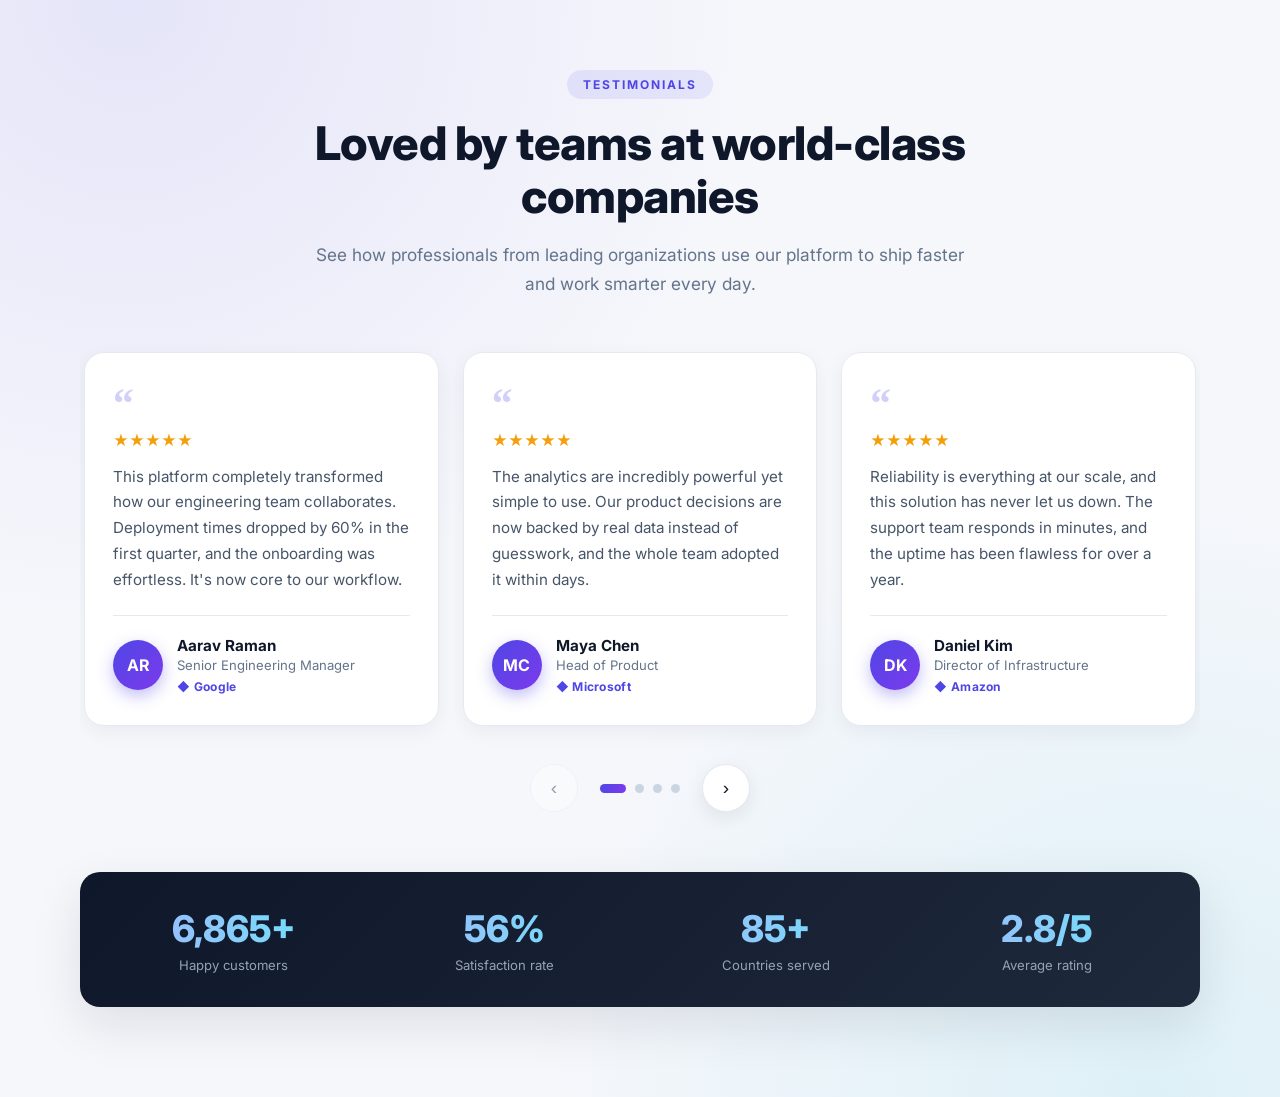
<file: index.html>
<!DOCTYPE html>
<html lang="en">
<head>
  <meta charset="UTF-8" />
  <meta name="viewport" content="width=device-width, initial-scale=1.0" />
  <title>Testimonials — What Our Customers Say</title>
  <meta name="description" content="A responsive, interactive testimonials section with a card-based carousel built with HTML, CSS, and JavaScript." />
  <link rel="preconnect" href="https://fonts.googleapis.com" />
  <link rel="preconnect" href="https://fonts.gstatic.com" crossorigin />
  <link href="https://fonts.googleapis.com/css2?family=Inter:wght@400;500;600;700;800&display=swap" rel="stylesheet" />
  <link rel="stylesheet" href="style.css" />
</head>
<body>

  <!-- ================= HEADER ================= -->
  <header class="tst__header">
    <span class="tst__eyebrow">Testimonials</span>
    <h1>Loved by teams at world-class companies</h1>
    <p>See how professionals from leading organizations use our platform to ship faster and work smarter every day.</p>
  </header>

  <!-- ================= CAROUSEL ================= -->
  <section class="carousel" aria-label="Customer testimonials">
    <div class="carousel__viewport">
      <div class="carousel__track" id="track">

        <!-- 1 -->
        <article class="tcard">
          <div class="tcard__quote" aria-hidden="true">&ldquo;</div>
          <div class="tcard__stars" aria-label="5 out of 5 stars">★★★★★</div>
          <p class="tcard__text">
            This platform completely transformed how our engineering team collaborates.
            Deployment times dropped by 60% in the first quarter, and the onboarding was
            effortless. It's now core to our workflow.
          </p>
          <div class="tcard__person">
            <div class="tcard__avatar" aria-hidden="true">AR</div>
            <div class="tcard__meta">
              <h3>Aarav Raman</h3>
              <p>Senior Engineering Manager</p>
              <span class="tcard__company">◆ Google</span>
            </div>
          </div>
        </article>

        <!-- 2 -->
        <article class="tcard">
          <div class="tcard__quote" aria-hidden="true">&ldquo;</div>
          <div class="tcard__stars" aria-label="5 out of 5 stars">★★★★★</div>
          <p class="tcard__text">
            The analytics are incredibly powerful yet simple to use. Our product decisions
            are now backed by real data instead of guesswork, and the whole team adopted it
            within days.
          </p>
          <div class="tcard__person">
            <div class="tcard__avatar" aria-hidden="true">MC</div>
            <div class="tcard__meta">
              <h3>Maya Chen</h3>
              <p>Head of Product</p>
              <span class="tcard__company">◆ Microsoft</span>
            </div>
          </div>
        </article>

        <!-- 3 -->
        <article class="tcard">
          <div class="tcard__quote" aria-hidden="true">&ldquo;</div>
          <div class="tcard__stars" aria-label="5 out of 5 stars">★★★★★</div>
          <p class="tcard__text">
            Reliability is everything at our scale, and this solution has never let us down.
            The support team responds in minutes, and the uptime has been flawless for over
            a year.
          </p>
          <div class="tcard__person">
            <div class="tcard__avatar" aria-hidden="true">DK</div>
            <div class="tcard__meta">
              <h3>Daniel Kim</h3>
              <p>Director of Infrastructure</p>
              <span class="tcard__company">◆ Amazon</span>
            </div>
          </div>
        </article>

        <!-- 4 -->
        <article class="tcard">
          <div class="tcard__quote" aria-hidden="true">&ldquo;</div>
          <div class="tcard__stars" aria-label="5 out of 5 stars">★★★★★</div>
          <p class="tcard__text">
            We rolled it out across five regional teams and the consistency it brought was
            immediate. It's rare to find a tool that scales this smoothly without adding
            complexity.
          </p>
          <div class="tcard__person">
            <div class="tcard__avatar" aria-hidden="true">SP</div>
            <div class="tcard__meta">
              <h3>Sofia Patel</h3>
              <p>VP of Operations</p>
              <span class="tcard__company">◆ Netflix</span>
            </div>
          </div>
        </article>

        <!-- 5 -->
        <article class="tcard">
          <div class="tcard__quote" aria-hidden="true">&ldquo;</div>
          <div class="tcard__stars" aria-label="5 out of 5 stars">★★★★★</div>
          <p class="tcard__text">
            The integration with our existing stack was seamless. Within a week we saw a
            measurable lift in team productivity and a big drop in manual, repetitive work.
          </p>
          <div class="tcard__person">
            <div class="tcard__avatar" aria-hidden="true">LN</div>
            <div class="tcard__meta">
              <h3>Liam Novak</h3>
              <p>Lead Software Architect</p>
              <span class="tcard__company">◆ Spotify</span>
            </div>
          </div>
        </article>

        <!-- 6 -->
        <article class="tcard">
          <div class="tcard__quote" aria-hidden="true">&ldquo;</div>
          <div class="tcard__stars" aria-label="5 out of 5 stars">★★★★★</div>
          <p class="tcard__text">
            From the first demo to full company-wide adoption, everything felt polished and
            intentional. It's the kind of product that quietly makes everyone's job easier.
          </p>
          <div class="tcard__person">
            <div class="tcard__avatar" aria-hidden="true">EO</div>
            <div class="tcard__meta">
              <h3>Emma O'Brien</h3>
              <p>Chief Technology Officer</p>
              <span class="tcard__company">◆ Adobe</span>
            </div>
          </div>
        </article>

      </div>
    </div>

    <!-- Controls -->
    <div class="carousel__controls">
      <button class="nav-btn" id="prevBtn" aria-label="Previous testimonials">‹</button>
      <div class="dots" id="dots" role="tablist" aria-label="Testimonial pages"></div>
      <button class="nav-btn" id="nextBtn" aria-label="Next testimonials">›</button>
    </div>
  </section>

  <!-- ================= STATS ================= -->
  <section class="stats" aria-label="Company statistics">
    <div class="stat">
      <div class="stat__num" data-count="12000" data-suffix="+">0</div>
      <div class="stat__label">Happy customers</div>
    </div>
    <div class="stat">
      <div class="stat__num" data-count="98" data-suffix="%">0</div>
      <div class="stat__label">Satisfaction rate</div>
    </div>
    <div class="stat">
      <div class="stat__num" data-count="150" data-suffix="+">0</div>
      <div class="stat__label">Countries served</div>
    </div>
    <div class="stat">
      <div class="stat__num" data-count="4.9" data-suffix="/5" data-decimal="1">0</div>
      <div class="stat__label">Average rating</div>
    </div>
  </section>

  <script src="script.js"></script>
</body>
</html>
</file>
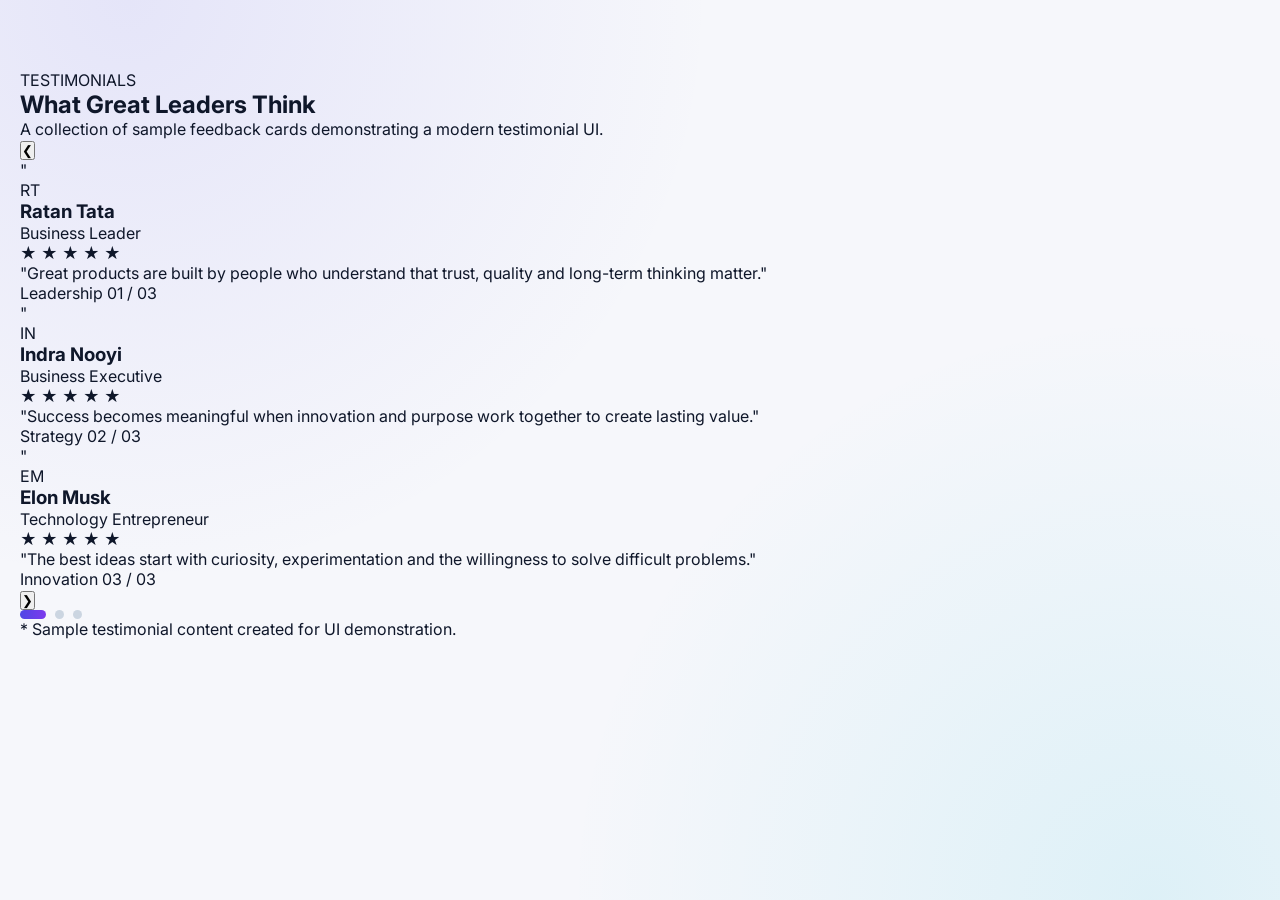
<file: tak5.html>
<!DOCTYPE html>
<html lang="en">
<head>
    <meta charset="UTF-8">

    <meta name="viewport"
          content="width=device-width, initial-scale=1.0">

    <title>Testimonials Section</title>

    <!-- Google Font -->
    <link rel="preconnect" href="https://fonts.googleapis.com">
    <link rel="preconnect" href="https://fonts.gstatic.com" crossorigin>

    <link href="https://fonts.googleapis.com/css2?family=Inter:wght@400;500;600;700;800&display=swap"
          rel="stylesheet">

    <!-- CSS -->
    <link rel="stylesheet" href="style.css">
</head>

<body>

    <!-- =========================
         TESTIMONIAL SECTION
    ========================== -->

    <section class="testimonials">

        <!-- Decorative background -->
        <div class="circle circle-one"></div>
        <div class="circle circle-two"></div>

        <div class="container">

            <!-- Section Heading -->
            <div class="section-heading">

                <span class="small-title">
                    TESTIMONIALS
                </span>

                <h1>
                    What Great Leaders
                    <span>Think</span>
                </h1>

                <p>
                    A collection of sample feedback cards
                    demonstrating a modern testimonial UI.
                </p>

            </div>


            <!-- =========================
                 TESTIMONIAL CARDS
            ========================== -->

            <div class="testimonial-wrapper">

                <!-- Previous Button -->
                <button
                    class="slider-btn prev-btn"
                    id="prevBtn"
                    aria-label="Previous testimonial">

                    &#10094;

                </button>


                <!-- Cards Container -->
                <div class="testimonial-container"
                     id="testimonialContainer">


                    <!-- CARD 1 -->
                    <article class="testimonial-card active">

                        <div class="quote-icon">
                            "
                        </div>

                        <div class="profile">

                            <div class="avatar avatar-purple">
                                RT
                            </div>

                            <div>
                                <h3>Ratan Tata</h3>

                                <p>
                                    Business Leader
                                </p>
                            </div>

                        </div>


                        <div class="stars">
                            ★ ★ ★ ★ ★
                        </div>


                        <p class="testimonial-text">
                            "Great products are built by people
                            who understand that trust, quality
                            and long-term thinking matter."
                        </p>


                        <div class="card-bottom">

                            <span>
                                Leadership
                            </span>

                            <span>
                                01 / 03
                            </span>

                        </div>

                    </article>



                    <!-- CARD 2 -->
                    <article class="testimonial-card">

                        <div class="quote-icon">
                            "
                        </div>

                        <div class="profile">

                            <div class="avatar avatar-pink">
                                IN
                            </div>

                            <div>
                                <h3>Indra Nooyi</h3>

                                <p>
                                    Business Executive
                                </p>
                            </div>

                        </div>


                        <div class="stars">
                            ★ ★ ★ ★ ★
                        </div>


                        <p class="testimonial-text">
                            "Success becomes meaningful when
                            innovation and purpose work together
                            to create lasting value."
                        </p>


                        <div class="card-bottom">

                            <span>
                                Strategy
                            </span>

                            <span>
                                02 / 03
                            </span>

                        </div>

                    </article>



                    <!-- CARD 3 -->
                    <article class="testimonial-card">

                        <div class="quote-icon">
                            "
                        </div>

                        <div class="profile">

                            <div class="avatar avatar-blue">
                                EM
                            </div>

                            <div>
                                <h3>Elon Musk</h3>

                                <p>
                                    Technology Entrepreneur
                                </p>
                            </div>

                        </div>


                        <div class="stars">
                            ★ ★ ★ ★ ★
                        </div>


                        <p class="testimonial-text">
                            "The best ideas start with curiosity,
                            experimentation and the willingness
                            to solve difficult problems."
                        </p>


                        <div class="card-bottom">

                            <span>
                                Innovation
                            </span>

                            <span>
                                03 / 03
                            </span>

                        </div>

                    </article>

                </div>


                <!-- Next Button -->
                <button
                    class="slider-btn next-btn"
                    id="nextBtn"
                    aria-label="Next testimonial">

                    &#10095;

                </button>

            </div>


            <!-- =========================
                 SLIDER DOTS
            ========================== -->

            <div class="dots">

                <button class="dot active" data-slide="0"></button>

                <button class="dot" data-slide="1"></button>

                <button class="dot" data-slide="2"></button>

            </div>


            <p class="demo-note">
                * Sample testimonial content created for UI demonstration.
            </p>

        </div>

    </section>


    <!-- JavaScript -->
    <script src="script.js"></script>

</body>
</html>
</file>
<file: style.css>
/* ============================================
   Testimonials Section
   Responsive · interactive card carousel
   ============================================ */

:root {
  --bg: #f6f7fb;
  --card: #ffffff;
  --ink: #0f172a;
  --ink-soft: #475569;
  --muted: #64748b;
  --line: #e6e9f0;
  --accent: #4f46e5;
  --accent-2: #7c3aed;
  --accent-3: #06b6d4;
  --star: #f59e0b;
  --radius: 20px;
  --shadow: 0 18px 50px rgba(15, 23, 42, 0.10);
  --font: "Inter", "Segoe UI", system-ui, -apple-system, sans-serif;
}

* { margin: 0; padding: 0; box-sizing: border-box; }

body {
  font-family: var(--font);
  color: var(--ink);
  background:
    radial-gradient(circle at 10% 0%, rgba(79, 70, 229, 0.10), transparent 40%),
    radial-gradient(circle at 90% 100%, rgba(6, 182, 212, 0.10), transparent 40%),
    var(--bg);
  min-height: 100vh;
  padding: 70px 20px 90px;
  -webkit-font-smoothing: antialiased;
}

/* ============================================
   HEADER
   ============================================ */
.tst__header {
  text-align: center;
  max-width: 680px;
  margin: 0 auto 44px;
}

.tst__eyebrow {
  display: inline-block;
  font-size: 0.75rem;
  font-weight: 700;
  letter-spacing: 2px;
  text-transform: uppercase;
  color: var(--accent);
  background: rgba(79, 70, 229, 0.10);
  padding: 7px 16px;
  border-radius: 999px;
  margin-bottom: 18px;
}

.tst__header h1 {
  font-size: clamp(1.9rem, 5vw, 2.9rem);
  font-weight: 800;
  line-height: 1.15;
  letter-spacing: -0.5px;
}

.tst__header p {
  margin-top: 16px;
  font-size: clamp(0.95rem, 2.4vw, 1.08rem);
  color: var(--muted);
  line-height: 1.7;
}

/* ============================================
   CAROUSEL
   ============================================ */
.carousel {
  position: relative;
  max-width: 1120px;
  margin: 0 auto;
}

.carousel__viewport {
  overflow: hidden;
  padding: 10px 4px 30px;
}

.carousel__track {
  display: flex;
  gap: 24px;
  transition: transform 0.55s cubic-bezier(0.22, 1, 0.36, 1);
  will-change: transform;
}

/* ---------- Card ---------- */
.tcard {
  flex: 0 0 calc((100% - 48px) / 3);
  display: flex;
  flex-direction: column;
  padding: 30px 28px;
  border-radius: var(--radius);
  background: var(--card);
  border: 1px solid var(--line);
  box-shadow: 0 6px 20px rgba(15, 23, 42, 0.05);
  transition: transform 0.35s ease, box-shadow 0.35s ease, border-color 0.35s ease;
}

.tcard:hover {
  transform: translateY(-8px);
  border-color: rgba(79, 70, 229, 0.35);
  box-shadow: var(--shadow);
}

.tcard__quote {
  font-size: 2.6rem;
  line-height: 1;
  font-weight: 800;
  color: var(--accent);
  opacity: 0.25;
  margin-bottom: 6px;
  font-family: Georgia, serif;
}

.tcard__stars {
  display: flex;
  gap: 3px;
  margin-bottom: 14px;
  color: var(--star);
  font-size: 0.95rem;
}

.tcard__text {
  font-size: 0.95rem;
  line-height: 1.7;
  color: var(--ink-soft);
  flex: 1;
}

.tcard__person {
  display: flex;
  align-items: center;
  gap: 14px;
  margin-top: 22px;
  padding-top: 20px;
  border-top: 1px solid var(--line);
}

.tcard__avatar {
  flex-shrink: 0;
  width: 50px;
  height: 50px;
  border-radius: 50%;
  display: grid;
  place-items: center;
  font-size: 1rem;
  font-weight: 700;
  color: #fff;
  background: linear-gradient(135deg, var(--accent), var(--accent-2));
  box-shadow: 0 6px 16px rgba(79, 70, 229, 0.35);
}

.tcard__meta h3 {
  font-size: 0.95rem;
  font-weight: 700;
}

.tcard__meta p {
  font-size: 0.82rem;
  color: var(--muted);
  margin-top: 2px;
}

.tcard__company {
  display: inline-flex;
  align-items: center;
  gap: 6px;
  margin-top: 6px;
  font-size: 0.75rem;
  font-weight: 700;
  letter-spacing: 0.3px;
  color: var(--accent);
}

/* ============================================
   CONTROLS
   ============================================ */
.carousel__controls {
  display: flex;
  align-items: center;
  justify-content: center;
  gap: 22px;
  margin-top: 8px;
}

.nav-btn {
  width: 48px;
  height: 48px;
  display: grid;
  place-items: center;
  font-size: 1.2rem;
  color: var(--ink);
  background: var(--card);
  border: 1px solid var(--line);
  border-radius: 50%;
  cursor: pointer;
  box-shadow: 0 6px 18px rgba(15, 23, 42, 0.08);
  transition: transform 0.25s ease, background 0.25s ease, color 0.25s ease, box-shadow 0.25s ease;
}

.nav-btn:hover {
  transform: translateY(-3px);
  background: linear-gradient(135deg, var(--accent), var(--accent-2));
  color: #fff;
  border-color: transparent;
  box-shadow: 0 10px 24px rgba(79, 70, 229, 0.4);
}

.nav-btn:disabled {
  opacity: 0.4;
  cursor: not-allowed;
  transform: none;
  background: var(--card);
  color: var(--ink);
  box-shadow: none;
}

/* Dots */
.dots {
  display: flex;
  gap: 9px;
}

.dot {
  width: 9px;
  height: 9px;
  border-radius: 999px;
  border: none;
  background: #cbd5e1;
  cursor: pointer;
  transition: width 0.3s ease, background 0.3s ease;
}

.dot.active {
  width: 26px;
  background: linear-gradient(90deg, var(--accent), var(--accent-2));
}

/* ============================================
   STATS STRIP
   ============================================ */
.stats {
  max-width: 1120px;
  margin: 60px auto 0;
  display: grid;
  grid-template-columns: repeat(auto-fit, minmax(160px, 1fr));
  gap: 20px;
  padding: 34px 28px;
  border-radius: var(--radius);
  background: linear-gradient(135deg, #0f172a, #1e293b);
  color: #fff;
  box-shadow: var(--shadow);
}

.stat { text-align: center; }

.stat__num {
  font-size: clamp(1.6rem, 4vw, 2.3rem);
  font-weight: 800;
  background: linear-gradient(90deg, #a5b4fc, #67e8f9);
  -webkit-background-clip: text;
  background-clip: text;
  -webkit-text-fill-color: transparent;
}

.stat__label {
  font-size: 0.82rem;
  color: #94a3b8;
  margin-top: 6px;
}

/* ============================================
   RESPONSIVE
   ============================================ */
@media (max-width: 980px) {
  .tcard { flex: 0 0 calc((100% - 24px) / 2); }
}

@media (max-width: 640px) {
  body { padding: 50px 14px 70px; }
  .tcard { flex: 0 0 100%; }
  .carousel__track { gap: 18px; }
  .stats { padding: 26px 18px; }
}

@media (prefers-reduced-motion: reduce) {
  * { animation: none !important; transition: none !important; }
}
</file>
